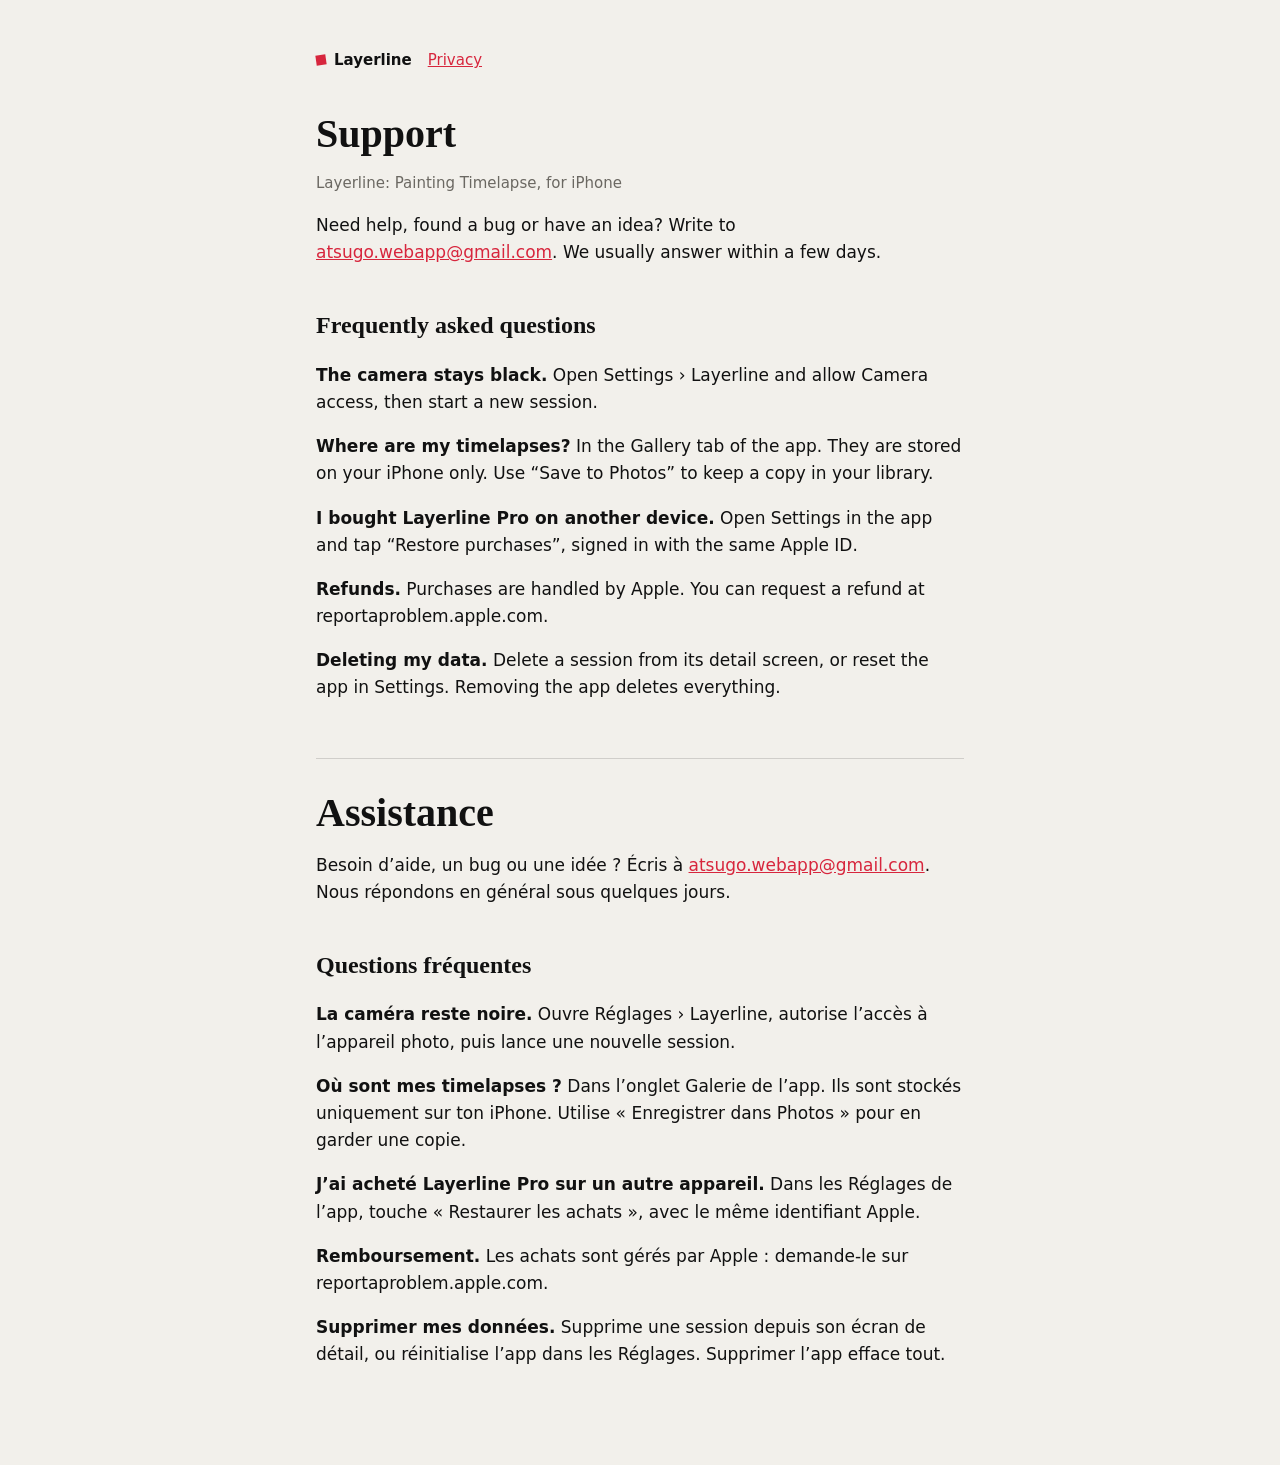
<file: index.html>
<!doctype html><html lang="en"><head><meta charset="utf-8"><meta name="viewport" content="width=device-width,initial-scale=1">
<title>Layerline Support</title><link rel="stylesheet" href="style.css"></head><body><main>
<nav><strong><span class="mark"></span>Layerline</strong><a href="privacy.html">Privacy</a></nav>
<h1>Support</h1>
<p class="muted">Layerline: Painting Timelapse, for iPhone</p>
<p>Need help, found a bug or have an idea? Write to <a href="mailto:atsugo.webapp@gmail.com">atsugo.webapp@gmail.com</a>. We usually answer within a few days.</p>
<h2>Frequently asked questions</h2>
<p><strong>The camera stays black.</strong> Open Settings › Layerline and allow Camera access, then start a new session.</p>
<p><strong>Where are my timelapses?</strong> In the Gallery tab of the app. They are stored on your iPhone only. Use “Save to Photos” to keep a copy in your library.</p>
<p><strong>I bought Layerline Pro on another device.</strong> Open Settings in the app and tap “Restore purchases”, signed in with the same Apple ID.</p>
<p><strong>Refunds.</strong> Purchases are handled by Apple. You can request a refund at reportaproblem.apple.com.</p>
<p><strong>Deleting my data.</strong> Delete a session from its detail screen, or reset the app in Settings. Removing the app deletes everything.</p>
<section class="lang" lang="fr">
<h1>Assistance</h1>
<p>Besoin d’aide, un bug ou une idée ? Écris à <a href="mailto:atsugo.webapp@gmail.com">atsugo.webapp@gmail.com</a>. Nous répondons en général sous quelques jours.</p>
<h2>Questions fréquentes</h2>
<p><strong>La caméra reste noire.</strong> Ouvre Réglages › Layerline, autorise l’accès à l’appareil photo, puis lance une nouvelle session.</p>
<p><strong>Où sont mes timelapses ?</strong> Dans l’onglet Galerie de l’app. Ils sont stockés uniquement sur ton iPhone. Utilise « Enregistrer dans Photos » pour en garder une copie.</p>
<p><strong>J’ai acheté Layerline Pro sur un autre appareil.</strong> Dans les Réglages de l’app, touche « Restaurer les achats », avec le même identifiant Apple.</p>
<p><strong>Remboursement.</strong> Les achats sont gérés par Apple : demande-le sur reportaproblem.apple.com.</p>
<p><strong>Supprimer mes données.</strong> Supprime une session depuis son écran de détail, ou réinitialise l’app dans les Réglages. Supprimer l’app efface tout.</p>
</section></main></body></html>
</file>
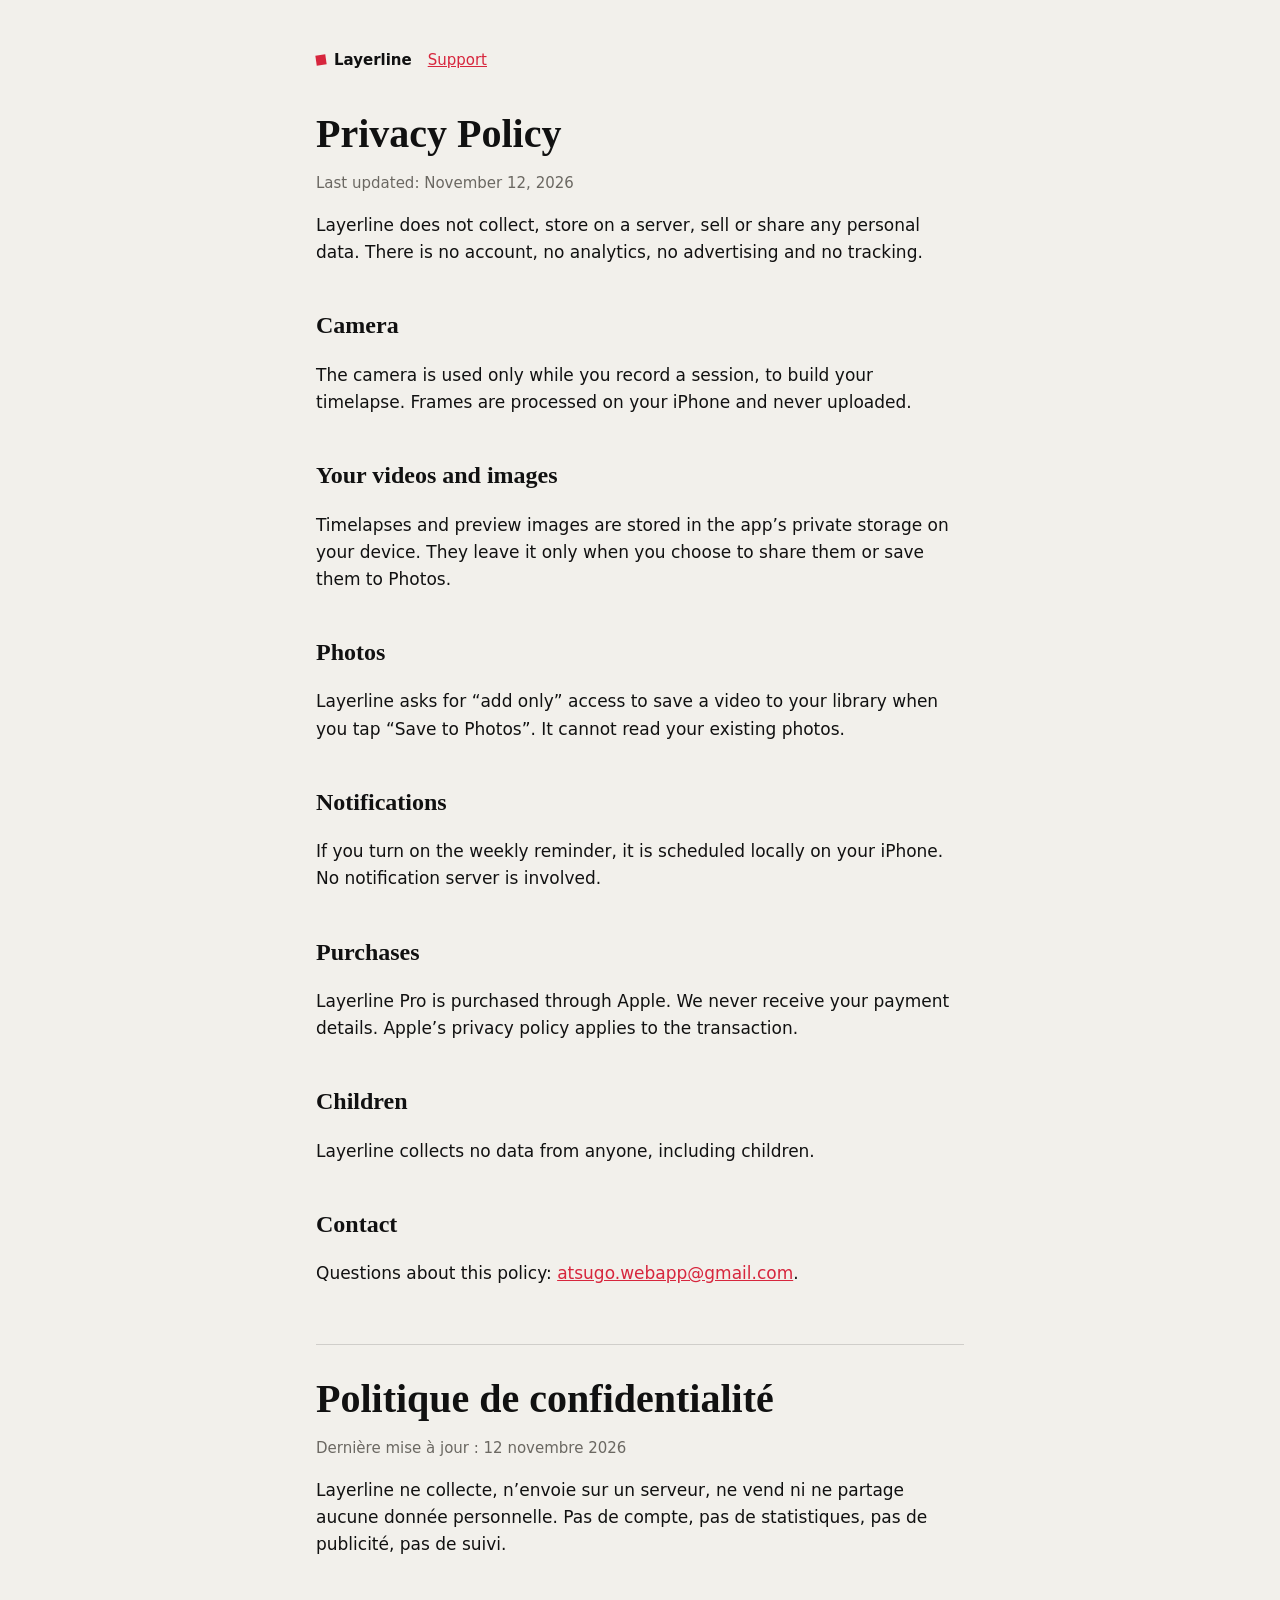
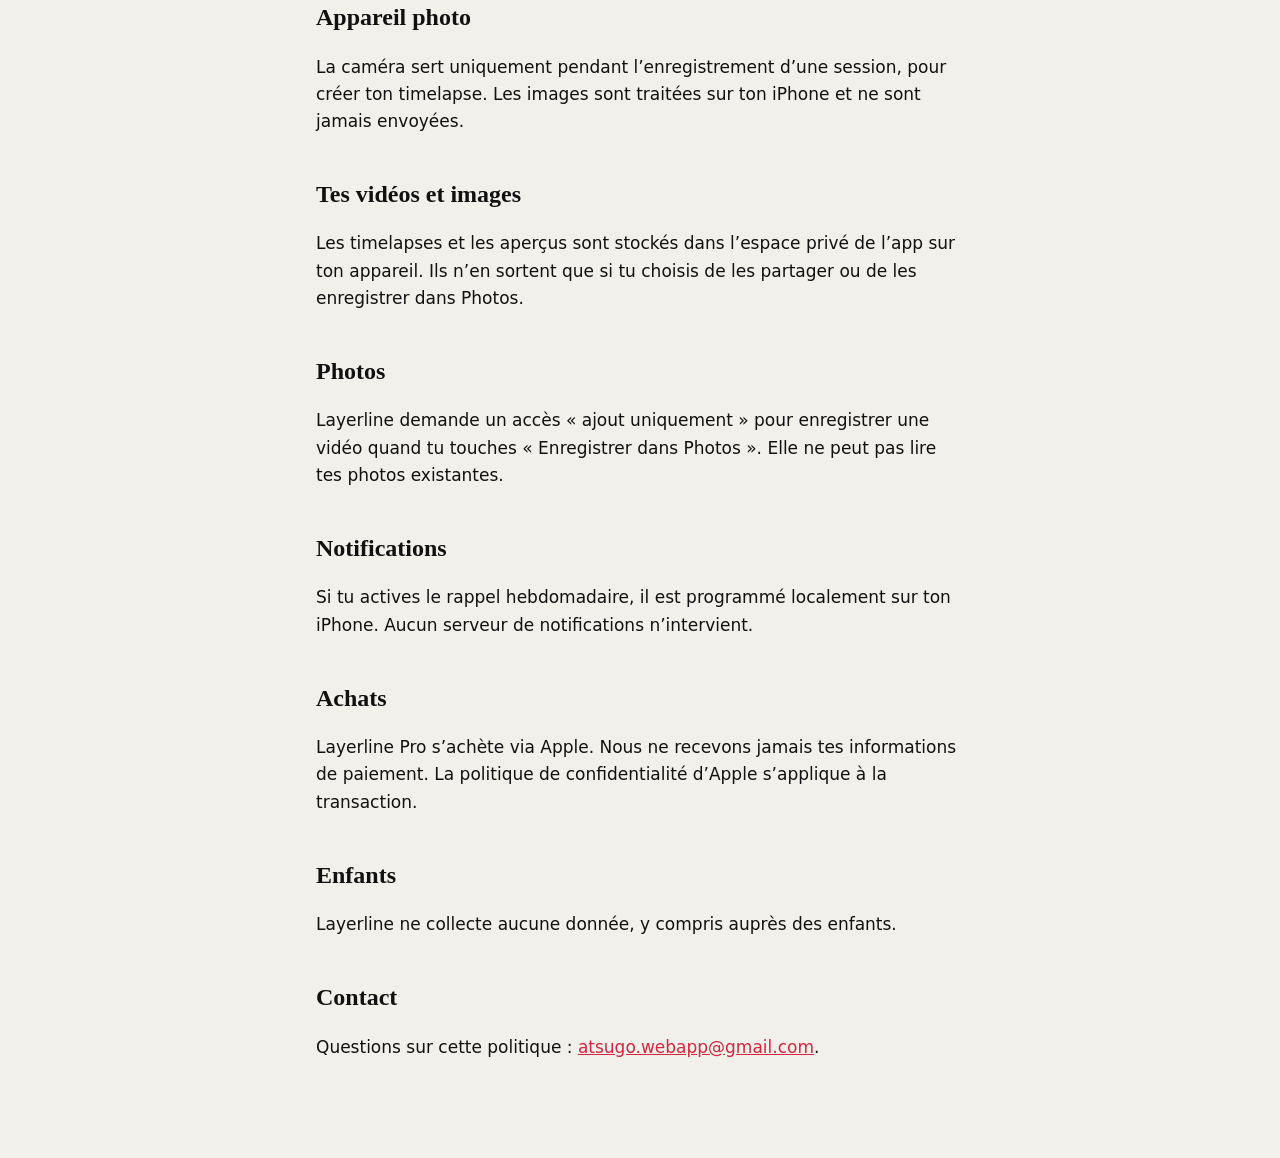
<file: privacy.html>
<!doctype html><html lang="en"><head><meta charset="utf-8"><meta name="viewport" content="width=device-width,initial-scale=1">
<title>Layerline Privacy</title><link rel="stylesheet" href="style.css"></head><body><main>
<nav><strong><span class="mark"></span>Layerline</strong><a href="index.html">Support</a></nav>
<h1>Privacy Policy</h1>
<p class="muted">Last updated: November 12, 2026</p>
<p>Layerline does not collect, store on a server, sell or share any personal data. There is no account, no analytics, no advertising and no tracking.</p>
<h2>Camera</h2>
<p>The camera is used only while you record a session, to build your timelapse. Frames are processed on your iPhone and never uploaded.</p>
<h2>Your videos and images</h2>
<p>Timelapses and preview images are stored in the app’s private storage on your device. They leave it only when you choose to share them or save them to Photos.</p>
<h2>Photos</h2>
<p>Layerline asks for “add only” access to save a video to your library when you tap “Save to Photos”. It cannot read your existing photos.</p>
<h2>Notifications</h2>
<p>If you turn on the weekly reminder, it is scheduled locally on your iPhone. No notification server is involved.</p>
<h2>Purchases</h2>
<p>Layerline Pro is purchased through Apple. We never receive your payment details. Apple’s privacy policy applies to the transaction.</p>
<h2>Children</h2>
<p>Layerline collects no data from anyone, including children.</p>
<h2>Contact</h2>
<p>Questions about this policy: <a href="mailto:atsugo.webapp@gmail.com">atsugo.webapp@gmail.com</a>.</p>
<section class="lang" lang="fr">
<h1>Politique de confidentialité</h1>
<p class="muted">Dernière mise à jour : 12 novembre 2026</p>
<p>Layerline ne collecte, n’envoie sur un serveur, ne vend ni ne partage aucune donnée personnelle. Pas de compte, pas de statistiques, pas de publicité, pas de suivi.</p>
<h2>Appareil photo</h2>
<p>La caméra sert uniquement pendant l’enregistrement d’une session, pour créer ton timelapse. Les images sont traitées sur ton iPhone et ne sont jamais envoyées.</p>
<h2>Tes vidéos et images</h2>
<p>Les timelapses et les aperçus sont stockés dans l’espace privé de l’app sur ton appareil. Ils n’en sortent que si tu choisis de les partager ou de les enregistrer dans Photos.</p>
<h2>Photos</h2>
<p>Layerline demande un accès « ajout uniquement » pour enregistrer une vidéo quand tu touches « Enregistrer dans Photos ». Elle ne peut pas lire tes photos existantes.</p>
<h2>Notifications</h2>
<p>Si tu actives le rappel hebdomadaire, il est programmé localement sur ton iPhone. Aucun serveur de notifications n’intervient.</p>
<h2>Achats</h2>
<p>Layerline Pro s’achète via Apple. Nous ne recevons jamais tes informations de paiement. La politique de confidentialité d’Apple s’applique à la transaction.</p>
<h2>Enfants</h2>
<p>Layerline ne collecte aucune donnée, y compris auprès des enfants.</p>
<h2>Contact</h2>
<p>Questions sur cette politique : <a href="mailto:atsugo.webapp@gmail.com">atsugo.webapp@gmail.com</a>.</p>
</section></main></body></html>
</file>
<file: style.css>
:root{--bg:#F2F0EB;--ink:#111111;--muted:#6B6862;--accent:#D7263D;--card:#FFFFFF}
@media (prefers-color-scheme:dark){:root{--bg:#141413;--ink:#F2F0EB;--muted:#A8A49C;--card:#1E1E1C}}
*{box-sizing:border-box}body{margin:0;background:var(--bg);color:var(--ink);font:17px/1.6 -apple-system,BlinkMacSystemFont,"Inter",system-ui,sans-serif}
main{max-width:680px;margin:0 auto;padding:48px 16px 80px}
h1{font-family:"New York",ui-serif,Georgia,serif;font-size:40px;line-height:1.1;margin:0 0 8px}
h2{font-family:"New York",ui-serif,Georgia,serif;font-size:24px;margin:40px 0 8px}
p,li{color:var(--ink)}.muted{color:var(--muted);font-size:15px}
a{color:var(--accent)}nav{display:flex;gap:16px;margin-bottom:40px;font-size:15px}
.mark{display:inline-block;width:10px;height:10px;background:var(--accent);margin-right:8px;transform:rotate(-8deg)}
.lang{border-top:1px solid color-mix(in srgb,var(--ink) 15%,transparent);margin-top:56px;padding-top:32px}
</file>
